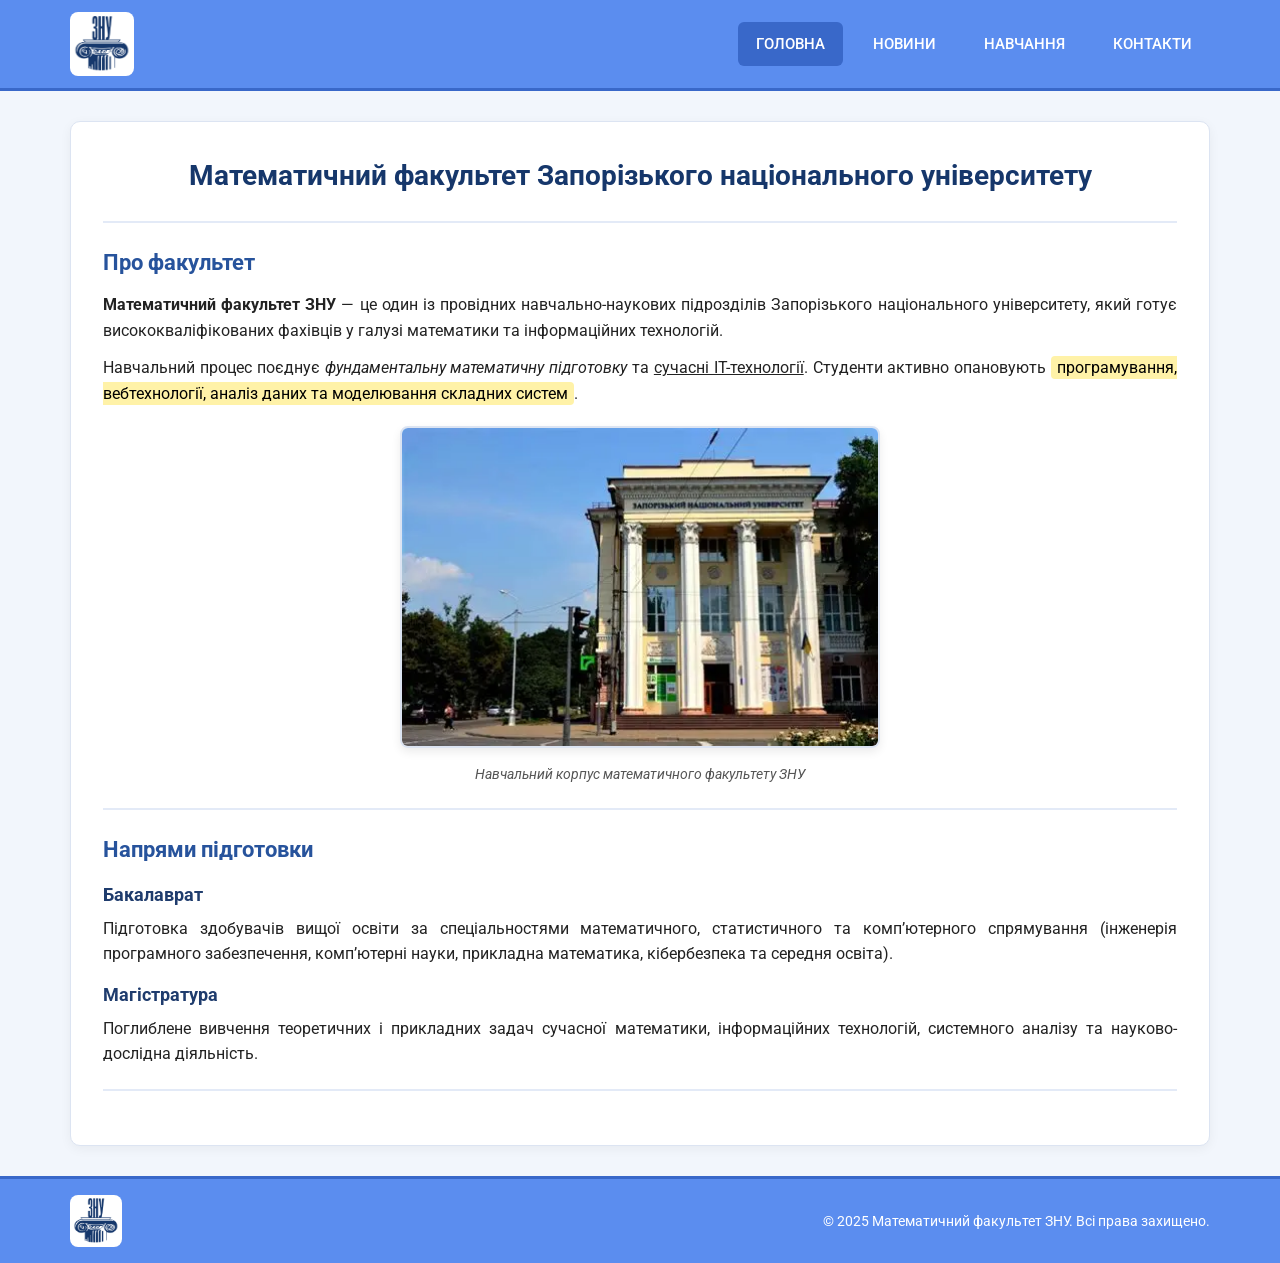
<file: index.html>
﻿<!DOCTYPE html>
<html lang="uk">
<head>
    <meta charset="UTF-8" />
    <meta name="viewport" content="width=device-width, initial-scale=1.0" />
    <title>Математичний факультет ЗНУ</title>
    <link rel="shortcut icon" href="./image/favicon.ico" type="image/x-icon" />
    <link rel="preconnect" href="https://fonts.googleapis.com" />
    <link rel="preconnect" href="https://fonts.gstatic.com" crossorigin />
    <link href="https://fonts.googleapis.com/css2?family=Roboto:ital,wght@0,100..900;1,100..900&display=swap" rel="stylesheet" />
    <link rel="stylesheet" href="./css/main.css" />
</head>
<body>
    <header class="header">
        <div class="wrapper">
            <div class="header__wrapper">
                <div class="wrapper__logo">
                    <a href="./index.html" class="wrapper__logo-link">
                        <img src="./image/logo.png" alt="Логотип ЗНУ" width="64" height="64" class="wrapper__logo-pic" />
                    </a>
                </div>

                <nav class="header__nav">
                    <ul class="header__list-menu">
                        <li class="header__item">
                            <a href="./index.html" class="header__link header__link--active">Головна</a>
                        </li>
                        <li class="header__item">
                            <a href="./news.html" class="header__link">Новини</a>
                            <ul class="header__submenu">
                                <li><a href="./news.html#events" class="header__submenu-link">Події факультету</a></li>
                                <li><a href="./news.html#science" class="header__submenu-link">Наука та ІТ</a></li>
                            </ul>
                        </li>
                        <li class="header__item">
                            <a href="./education.html" class="header__link">Навчання</a>
                            <ul class="header__submenu">
                                <li><a href="./education.html#schedule" class="header__submenu-link">Розклад занять</a></li>
                                <li><a href="./index.html#directions" class="header__submenu-link">Напрями підготовки</a></li>
                            </ul>
                        </li>
                        <li class="header__item">
                            <a href="./contacts.html" class="header__link">Контакти</a>
                        </li>
                    </ul>
                </nav>
            </div>
        </div>
    </header>

    <main class="main">
        <h1>Математичний факультет Запорізького національного університету</h1>
        <hr />

        <section>
            <h2>Про факультет</h2>
            <p>
                <strong>Математичний факультет ЗНУ</strong> — це один із провідних навчально-наукових підрозділів
                Запорізького національного університету, який готує висококваліфікованих фахівців у галузі
                математики та інформаційних технологій.
            </p>
            <p>
                Навчальний процес поєднує <em>фундаментальну математичну підготовку</em> та <u>сучасні IT-технології</u>.
                Студенти активно опановують <mark>програмування, вебтехнології, аналіз даних та моделювання складних систем</mark>.
            </p>

            <figure>
                <img src="./image/faculty.jpg" alt="Математичний факультет ЗНУ" width="480" />
                <figcaption>Навчальний корпус математичного факультету ЗНУ</figcaption>
            </figure>
        </section>

        <hr />

        <section id="directions">
            <h2>Напрями підготовки</h2>
            <h3>Бакалаврат</h3>
            <p>
                Підготовка здобувачів вищої освіти за спеціальностями математичного, статистичного та
                комп’ютерного спрямування (інженерія програмного забезпечення, комп’ютерні науки,
                прикладна математика, кібербезпека та середня освіта).
            </p>

            <h3>Магістратура</h3>
            <p>
                Поглиблене вивчення теоретичних і прикладних задач сучасної математики,
                інформаційних технологій, системного аналізу та науково-дослідна діяльність.
            </p>
        </section>

        <hr />
    </main>

    <footer class="footer">
        <div class="wrapper footer__wrapper">
            <img src="./image/logo.png" alt="Логотип ЗНУ" width="52" height="52" class="footer__logo" />
            <p>&copy; 2025 Математичний факультет ЗНУ. Всі права захищено.</p>
        </div>
    </footer>
</body>
</html>
</file>
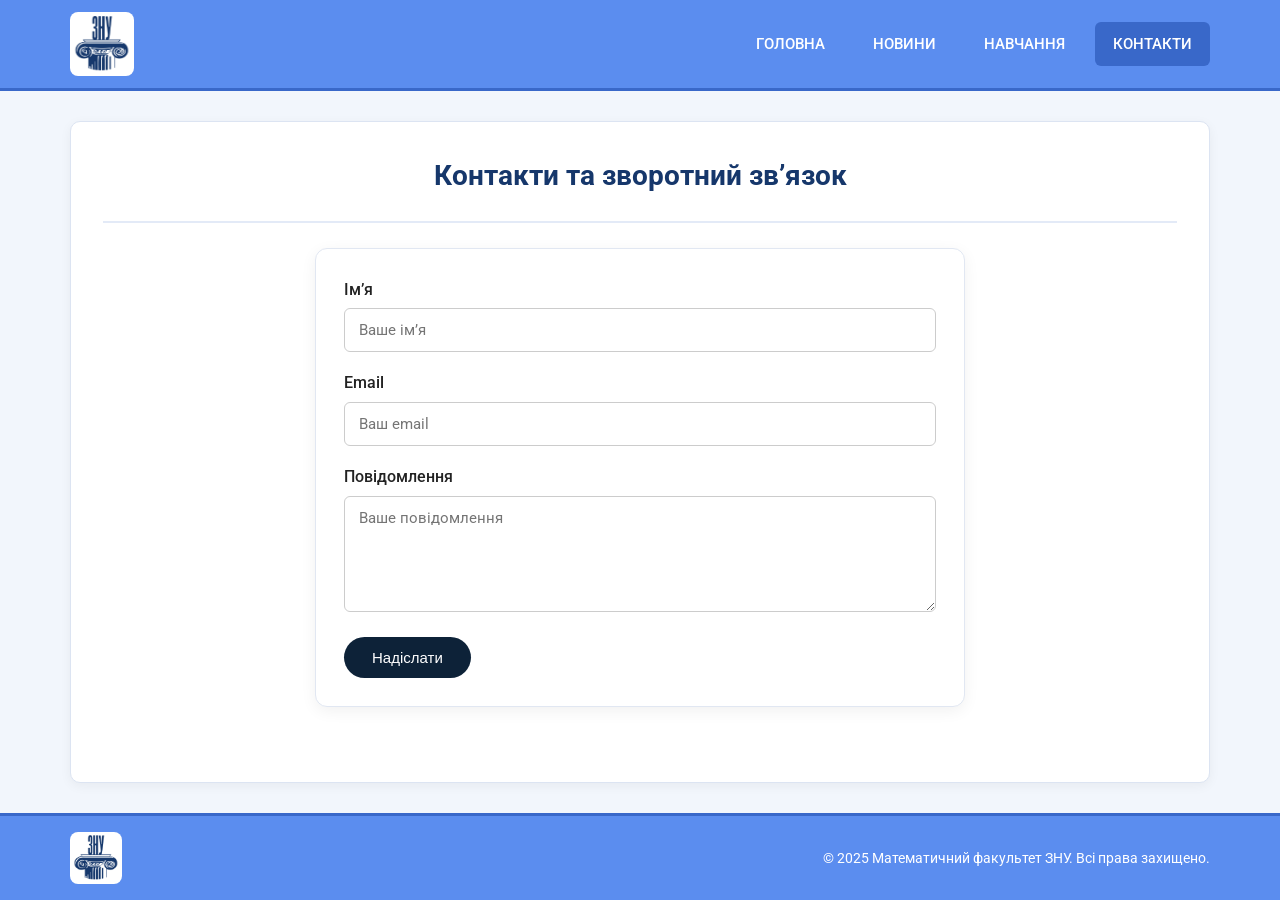
<file: contacts.html>
<!DOCTYPE html>
<html lang="uk">
<head>
    <meta charset="UTF-8" />
    <meta name="viewport" content="width=device-width, initial-scale=1.0" />
    <title>Контакти — Математичний факультет ЗНУ</title>
    <link rel="shortcut icon" href="./image/favicon.ico" type="image/x-icon" />
    <link rel="preconnect" href="https://fonts.googleapis.com" />
    <link rel="preconnect" href="https://fonts.gstatic.com" crossorigin />
    <link href="https://fonts.googleapis.com/css2?family=Roboto:ital,wght@0,100..900;1,100..900&display=swap" rel="stylesheet" />
    <link rel="stylesheet" href="./css/main.css" />
</head>
<body>
    <header class="header">
        <div class="wrapper">
            <div class="header__wrapper">
                <div class="wrapper__logo">
                    <a href="./index.html" class="wrapper__logo-link">
                        <img src="./image/logo.png" alt="Логотип ЗНУ" width="64" height="64" class="wrapper__logo-pic" />
                    </a>
                </div>

                <nav class="header__nav">
                    <ul class="header__list-menu">
                        <li class="header__item">
                            <a href="./index.html" class="header__link">Головна</a>
                        </li>
                        <li class="header__item">
                            <a href="./news.html" class="header__link">Новини</a>
                            <ul class="header__submenu">
                                <li><a href="./news.html#events" class="header__submenu-link">Події факультету</a></li>
                                <li><a href="./news.html#science" class="header__submenu-link">Наука та ІТ</a></li>
                            </ul>
                        </li>
                        <li class="header__item">
                            <a href="./education.html" class="header__link">Навчання</a>
                            <ul class="header__submenu">
                                <li><a href="./education.html#schedule" class="header__submenu-link">Розклад занять</a></li>
                                <li><a href="./index.html#directions" class="header__submenu-link">Напрями підготовки</a></li>
                            </ul>
                        </li>
                        <li class="header__item">
                            <a href="./contacts.html" class="header__link header__link--active">Контакти</a>
                        </li>
                    </ul>
                </nav>
            </div>
        </div>
    </header>

    <main class="main">
        <h1>Контакти та зворотний зв’язок</h1>
        <hr />

        <div class="contact-form-box">
            <form action="#" method="post">
                <div class="form-group">
                    <label for="user-name">Ім’я</label>
                    <input type="text" id="user-name" name="name" placeholder="Ваше ім’я" required />
                </div>

                <div class="form-group">
                    <label for="user-email">Email</label>
                    <input type="email" id="user-email" name="email" placeholder="Ваш email" required />
                </div>

                <div class="form-group">
                    <label for="user-message">Повідомлення</label>
                    <textarea id="user-message" name="message" rows="5" placeholder="Ваше повідомлення" required></textarea>
                </div>

                <button type="submit" class="btn-submit">Надіслати</button>
            </form>
        </div>
    </main>

    <footer class="footer">
        <div class="wrapper footer__wrapper">
            <img src="./image/logo.png" alt="Логотип ЗНУ" width="52" height="52" class="footer__logo" />
            <p>&copy; 2025 Математичний факультет ЗНУ. Всі права захищено.</p>
        </div>
    </footer>
</body>
</html>
</file>
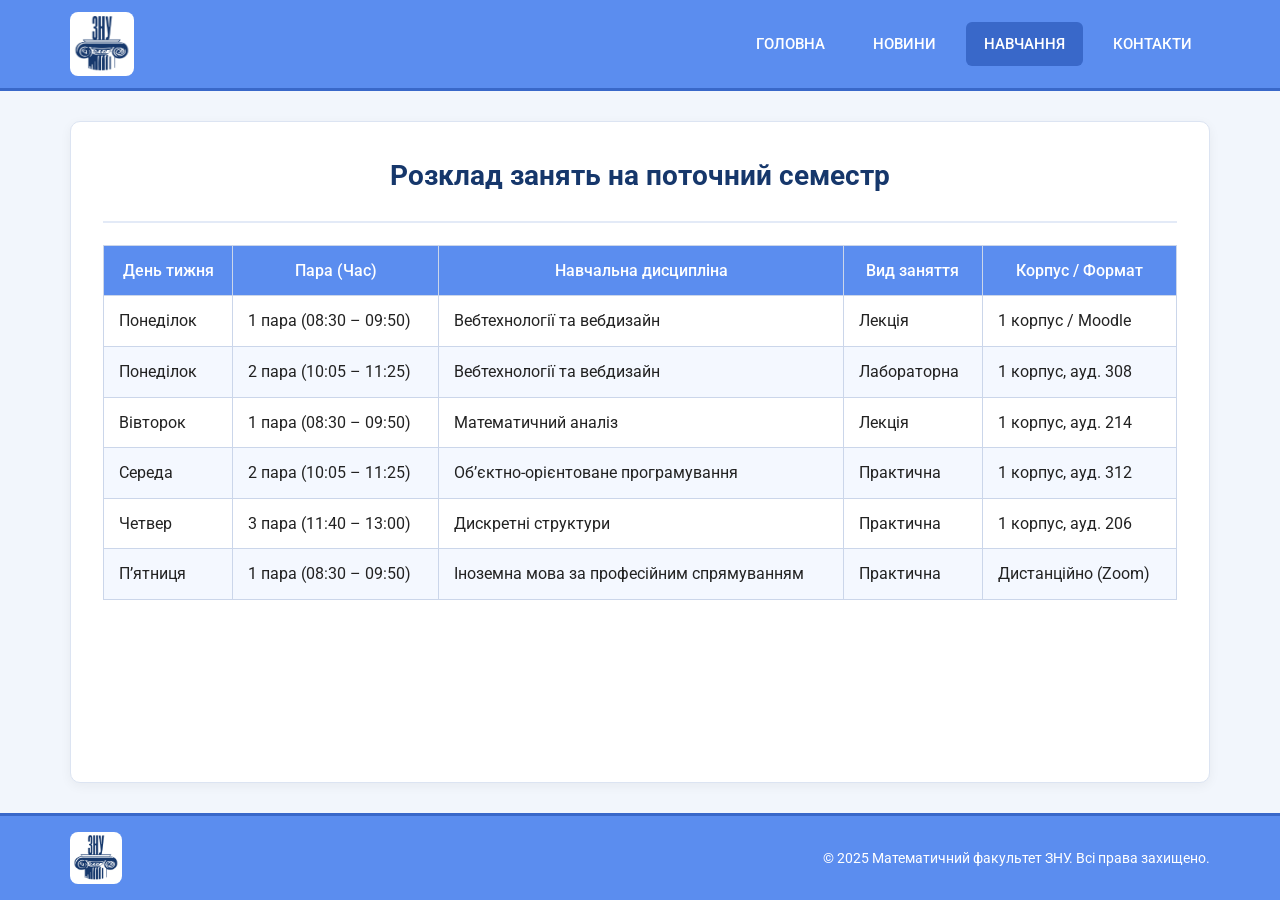
<file: education.html>
<!DOCTYPE html>
<html lang="uk">
<head>
    <meta charset="UTF-8" />
    <meta name="viewport" content="width=device-width, initial-scale=1.0" />
    <title>Навчання — Математичний факультет ЗНУ</title>
    <link rel="shortcut icon" href="./image/favicon.ico" type="image/x-icon" />
    <link rel="preconnect" href="https://fonts.googleapis.com" />
    <link rel="preconnect" href="https://fonts.gstatic.com" crossorigin />
    <link href="https://fonts.googleapis.com/css2?family=Roboto:ital,wght@0,100..900;1,100..900&display=swap" rel="stylesheet" />
    <link rel="stylesheet" href="./css/main.css" />
</head>
<body>
    <header class="header">
        <div class="wrapper">
            <div class="header__wrapper">
                <div class="wrapper__logo">
                    <a href="./index.html" class="wrapper__logo-link">
                        <img src="./image/logo.png" alt="Логотип ЗНУ" width="64" height="64" class="wrapper__logo-pic" />
                    </a>
                </div>

                <nav class="header__nav">
                    <ul class="header__list-menu">
                        <li class="header__item">
                            <a href="./index.html" class="header__link">Головна</a>
                        </li>
                        <li class="header__item">
                            <a href="./news.html" class="header__link">Новини</a>
                            <ul class="header__submenu">
                                <li><a href="./news.html#events" class="header__submenu-link">Події факультету</a></li>
                                <li><a href="./news.html#science" class="header__submenu-link">Наука та ІТ</a></li>
                            </ul>
                        </li>
                        <li class="header__item">
                            <a href="./education.html" class="header__link header__link--active">Навчання</a>
                            <ul class="header__submenu">
                                <li><a href="./education.html#schedule" class="header__submenu-link">Розклад занять</a></li>
                                <li><a href="./index.html#directions" class="header__submenu-link">Напрями підготовки</a></li>
                            </ul>
                        </li>
                        <li class="header__item">
                            <a href="./contacts.html" class="header__link">Контакти</a>
                        </li>
                    </ul>
                </nav>
            </div>
        </div>
    </header>

    <main class="main" id="schedule">
        <h1>Розклад занять на поточний семестр</h1>
        <hr />

        <table class="schedule-table">
            <thead>
                <tr>
                    <th>День тижня</th>
                    <th>Пара (Час)</th>
                    <th>Навчальна дисципліна</th>
                    <th>Вид заняття</th>
                    <th>Корпус / Формат</th>
                </tr>
            </thead>
            <tbody>
                <tr>
                    <td>Понеділок</td>
                    <td>1 пара (08:30 – 09:50)</td>
                    <td>Вебтехнології та вебдизайн</td>
                    <td>Лекція</td>
                    <td>1 корпус / Moodle</td>
                </tr>
                <tr>
                    <td>Понеділок</td>
                    <td>2 пара (10:05 – 11:25)</td>
                    <td>Вебтехнології та вебдизайн</td>
                    <td>Лабораторна</td>
                    <td>1 корпус, ауд. 308</td>
                </tr>
                <tr>
                    <td>Вівторок</td>
                    <td>1 пара (08:30 – 09:50)</td>
                    <td>Математичний аналіз</td>
                    <td>Лекція</td>
                    <td>1 корпус, ауд. 214</td>
                </tr>
                <tr>
                    <td>Середа</td>
                    <td>2 пара (10:05 – 11:25)</td>
                    <td>Об’єктно-орієнтоване програмування</td>
                    <td>Практична</td>
                    <td>1 корпус, ауд. 312</td>
                </tr>
                <tr>
                    <td>Четвер</td>
                    <td>3 пара (11:40 – 13:00)</td>
                    <td>Дискретні структури</td>
                    <td>Практична</td>
                    <td>1 корпус, ауд. 206</td>
                </tr>
                <tr>
                    <td>П’ятниця</td>
                    <td>1 пара (08:30 – 09:50)</td>
                    <td>Іноземна мова за професійним спрямуванням</td>
                    <td>Практична</td>
                    <td>Дистанційно (Zoom)</td>
                </tr>
            </tbody>
        </table>
    </main>

    <footer class="footer">
        <div class="wrapper footer__wrapper">
            <img src="./image/logo.png" alt="Логотип ЗНУ" width="52" height="52" class="footer__logo" />
            <p>&copy; 2025 Математичний факультет ЗНУ. Всі права захищено.</p>
        </div>
    </footer>
</body>
</html>
</file>
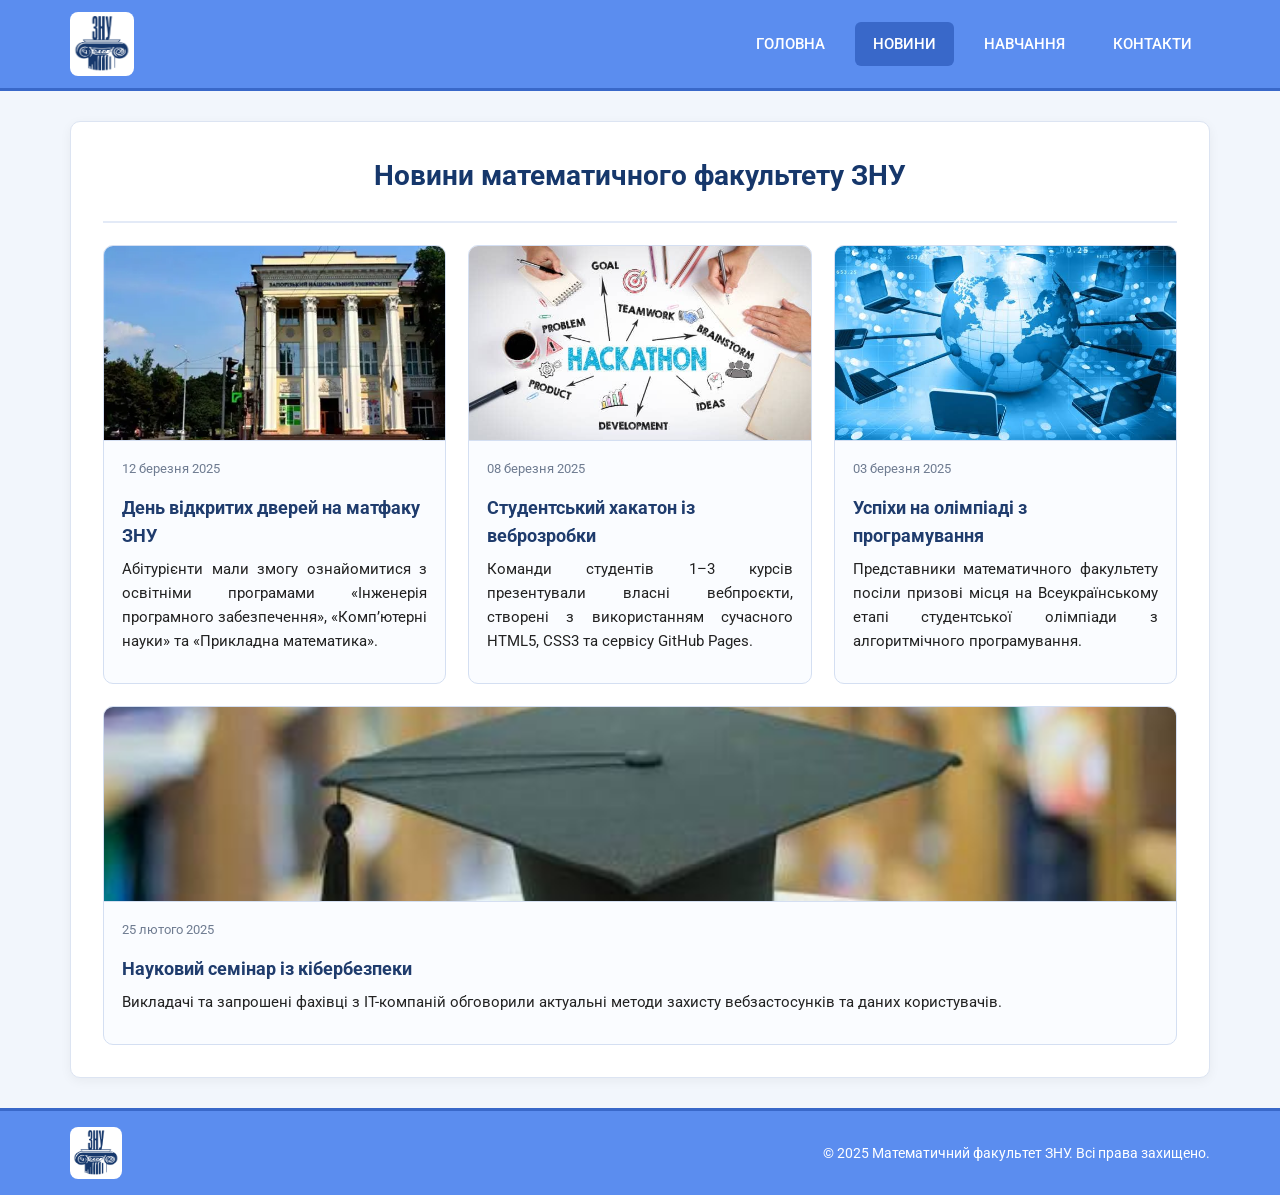
<file: news.html>
<!DOCTYPE html>
<html lang="uk">
<head>
    <meta charset="UTF-8" />
    <meta name="viewport" content="width=device-width, initial-scale=1.0" />
    <title>Новини — Математичний факультет ЗНУ</title>
    <link rel="shortcut icon" href="./image/favicon.ico" type="image/x-icon" />
    <link rel="preconnect" href="https://fonts.googleapis.com" />
    <link rel="preconnect" href="https://fonts.gstatic.com" crossorigin />
    <link href="https://fonts.googleapis.com/css2?family=Roboto:ital,wght@0,100..900;1,100..900&display=swap" rel="stylesheet" />
    <link rel="stylesheet" href="./css/main.css" />
</head>
<body>
    <header class="header">
        <div class="wrapper">
            <div class="header__wrapper">
                <div class="wrapper__logo">
                    <a href="./index.html" class="wrapper__logo-link">
                        <img src="./image/logo.png" alt="Логотип ЗНУ" width="64" height="64" class="wrapper__logo-pic" />
                    </a>
                </div>

                <nav class="header__nav">
                    <ul class="header__list-menu">
                        <li class="header__item">
                            <a href="./index.html" class="header__link">Головна</a>
                        </li>
                        <li class="header__item">
                            <a href="./news.html" class="header__link header__link--active">Новини</a>
                            <ul class="header__submenu">
                                <li><a href="./news.html#events" class="header__submenu-link">Події факультету</a></li>
                                <li><a href="./news.html#science" class="header__submenu-link">Наука та ІТ</a></li>
                            </ul>
                        </li>
                        <li class="header__item">
                            <a href="./education.html" class="header__link">Навчання</a>
                            <ul class="header__submenu">
                                <li><a href="./education.html#schedule" class="header__submenu-link">Розклад занять</a></li>
                                <li><a href="./index.html#directions" class="header__submenu-link">Напрями підготовки</a></li>
                            </ul>
                        </li>
                        <li class="header__item">
                            <a href="./contacts.html" class="header__link">Контакти</a>
                        </li>
                    </ul>
                </nav>
            </div>
        </div>
    </header>

    <main class="main">
        <h1>Новини математичного факультету ЗНУ</h1>
        <hr />

        <div class="news-grid">
            <article class="news-card" id="events">
                <img src="./image/faculty.jpg" alt="День відкритих дверей" class="news-card__img" />
                <div class="news-card__body">
                    <span class="news-card__date">12 березня 2025</span>
                    <h3 class="news-card__title">День відкритих дверей на матфаку ЗНУ</h3>
                    <p class="news-card__text">
                        Абітурієнти мали змогу ознайомитися з освітніми програмами «Інженерія програмного забезпечення», «Комп’ютерні науки» та «Прикладна математика».
                    </p>
                </div>
            </article>

            <article class="news-card" id="science">
                <img src="./image/news1.jpg" alt="Хакатон з вебтехнологій" class="news-card__img" />
                <div class="news-card__body">
                    <span class="news-card__date">08 березня 2025</span>
                    <h3 class="news-card__title">Студентський хакатон із веброзробки</h3>
                    <p class="news-card__text">
                        Команди студентів 1–3 курсів презентували власні вебпроєкти, створені з використанням сучасного HTML5, CSS3 та сервісу GitHub Pages.
                    </p>
                </div>
            </article>

            <article class="news-card">
                <img src="./image/news2.jpg" alt="Олімпіада з програмування" class="news-card__img" />
                <div class="news-card__body">
                    <span class="news-card__date">03 березня 2025</span>
                    <h3 class="news-card__title">Успіхи на олімпіаді з програмування</h3>
                    <p class="news-card__text">
                        Представники математичного факультету посіли призові місця на Всеукраїнському етапі студентської олімпіади з алгоритмічного програмування.
                    </p>
                </div>
            </article>

            <article class="news-card">
                <img src="./image/news3.jpg" alt="Науковий семінар" class="news-card__img" />
                <div class="news-card__body">
                    <span class="news-card__date">25 лютого 2025</span>
                    <h3 class="news-card__title">Науковий семінар із кібербезпеки</h3>
                    <p class="news-card__text">
                        Викладачі та запрошені фахівці з ІТ-компаній обговорили актуальні методи захисту вебзастосунків та даних користувачів.
                    </p>
                </div>
            </article>
        </div>
    </main>

    <footer class="footer">
        <div class="wrapper footer__wrapper">
            <img src="./image/logo.png" alt="Логотип ЗНУ" width="52" height="52" class="footer__logo" />
            <p>&copy; 2025 Математичний факультет ЗНУ. Всі права захищено.</p>
        </div>
    </footer>
</body>
</html>
</file>
<file: css/main.css>
* {
	box-sizing: border-box;
	margin: 0;
	padding: 0;
}

body {
	font-family: 'Roboto', sans-serif;
	font-size: 16px;
	line-height: 1.6;
	color: #222222;
	background-color: #f2f6fc;
	display: flex;
	flex-direction: column;
	min-height: 100vh;
}

.wrapper {
	width: 90%;
	max-width: 1140px;
	margin: 0 auto;
}

.header {
	background-color: #5b8def;
	border-bottom: 3px solid #3968c9;
	padding: 12px 0;
}

.header__wrapper {
	display: flex;
	justify-content: space-between;
	align-items: center;
}

.wrapper__logo-pic {
	display: block;
	border-radius: 8px;
	transition: transform 0.3s ease;
}

	.wrapper__logo-pic:hover {
		transform: scale(1.05);
	}

.header__list-menu {
	list-style: none;
	display: flex;
	gap: 12px;
}

.header__item {
	position: relative;
}

.header__link {
	display: block;
	color: #ffffff;
	text-decoration: none;
	font-weight: 500;
	font-size: 15px;
	text-transform: uppercase;
	padding: 10px 18px;
	border-radius: 6px;
	transition: background-color 0.3s ease;
}

	.header__link:hover,
	.header__link--active {
		background-color: #3968c9;
	}

.header__submenu {
	display: none;
	position: absolute;
	top: 100%;
	left: 0;
	min-width: 210px;
	list-style: none;
	background-color: #ffffff;
	border: 1px solid #d2ddf2;
	border-radius: 6px;
	box-shadow: 0 6px 15px rgba(0, 0, 0, 0.12);
	z-index: 100;
}

.header__item:hover > .header__submenu {
	display: block;
}

.header__submenu-link {
	display: block;
	padding: 10px 16px;
	color: #222222;
	text-decoration: none;
	font-size: 14px;
	border-bottom: 1px solid #eeeeee;
	transition: background-color 0.2s ease, color 0.2s ease;
}

.header__submenu li:last-child .header__submenu-link {
	border-bottom: none;
}

.header__submenu-link:hover {
	background-color: #edf3fe;
	color: #3968c9;
}

.main {
	flex: 1;
	width: 90%;
	max-width: 1140px;
	margin: 30px auto;
	padding: 32px;
	background-color: #ffffff;
	border: 1px solid #dce4f2;
	border-radius: 10px;
	box-shadow: 0 3px 12px rgba(0, 0, 0, 0.05);
}

	.main h1 {
		color: #16376b;
		font-size: 28px;
		text-align: center;
		margin-bottom: 18px;
	}

	.main h2 {
		color: #27539c;
		font-size: 22px;
		margin: 22px 0 12px;
	}

	.main h3 {
		color: #1f3c6d;
		font-size: 18px;
		margin: 14px 0 6px;
	}

	.main p {
		margin-bottom: 12px;
		text-align: justify;
	}

	.main hr {
		border: none;
		border-top: 2px solid #e3eaf7;
		margin: 22px 0;
	}

	.main mark {
		background-color: #fff2a8;
		padding: 2px 6px;
		border-radius: 4px;
	}

	.main figure {
		margin: 20px auto;
		text-align: center;
	}

		.main figure img {
			max-width: 100%;
			height: auto;
			border-radius: 8px;
			border: 2px solid #dce4f2;
			box-shadow: 0 4px 10px rgba(0, 0, 0, 0.08);
		}

	.main figcaption {
		margin-top: 8px;
		font-size: 14px;
		color: #555555;
		font-style: italic;
	}

.news-grid {
	display: flex;
	flex-wrap: wrap;
	gap: 22px;
	margin-top: 20px;
}

.news-card {
	flex: 1 1 300px;
	background-color: #fafcff;
	border: 1px solid #d4dff2;
	border-radius: 10px;
	overflow: hidden;
	display: flex;
	flex-direction: column;
	transition: transform 0.25s ease, box-shadow 0.25s ease;
}

	.news-card:hover {
		transform: translateY(-5px);
		box-shadow: 0 8px 18px rgba(0, 0, 0, 0.1);
	}

.news-card__img {
	width: 100%;
	height: 195px;
	object-fit: cover;
	border-bottom: 1px solid #d4dff2;
}

.news-card__body {
	padding: 18px;
}

.news-card__date {
	display: block;
	font-size: 13px;
	color: #6f7c91;
	margin-bottom: 8px;
}

.news-card__title {
	color: #16376b;
	font-size: 18px;
	margin-bottom: 10px;
}

.news-card__text {
	font-size: 15px;
	text-align: left;
	margin-bottom: 0;
}

.schedule-table {
	width: 100%;
	border-collapse: collapse;
	margin-top: 20px;
}

	.schedule-table th,
	.schedule-table td {
		border: 1px solid #cbd6ea;
		padding: 12px 15px;
		text-align: left;
	}

	.schedule-table th {
		background-color: #5b8def;
		color: #ffffff;
		font-weight: 500;
		text-align: center;
	}

	.schedule-table tbody tr:nth-child(even) {
		background-color: #f4f8ff;
	}

	.schedule-table tbody tr:hover {
		background-color: #e6effd;
	}

.contact-form-box {
	max-width: 650px;
	margin: 25px auto 10px;
	padding: 28px;
	background-color: #ffffff;
	border: 1px solid #e1e7f2;
	border-radius: 12px;
	box-shadow: 0 4px 16px rgba(0, 0, 0, 0.06);
}

.form-group {
	margin-bottom: 18px;
}

	.form-group label {
		display: block;
		font-weight: 500;
		color: #222222;
		margin-bottom: 6px;
	}

	.form-group input,
	.form-group textarea {
		width: 100%;
		padding: 12px 14px;
		border: 1px solid #cccccc;
		border-radius: 6px;
		font-family: inherit;
		font-size: 15px;
		transition: border-color 0.25s ease;
	}

		.form-group input:focus,
		.form-group textarea:focus {
			outline: none;
			border-color: #5b8def;
		}

.btn-submit {
	background-color: #0d2238;
	color: #ffffff;
	border: none;
	padding: 12px 28px;
	font-size: 15px;
	font-weight: 500;
	border-radius: 25px;
	cursor: pointer;
	transition: background-color 0.3s ease;
}

	.btn-submit:hover {
		background-color: #1f4875;
	}

.footer {
	background-color: #5b8def;
	color: #ffffff;
	border-top: 3px solid #3968c9;
	padding: 16px 0;
}

.footer__wrapper {
	display: flex;
	justify-content: space-between;
	align-items: center;
}

.footer__logo {
	border-radius: 8px;
}

.footer p {
	font-size: 14px;
	margin: 0;
}
</file>
